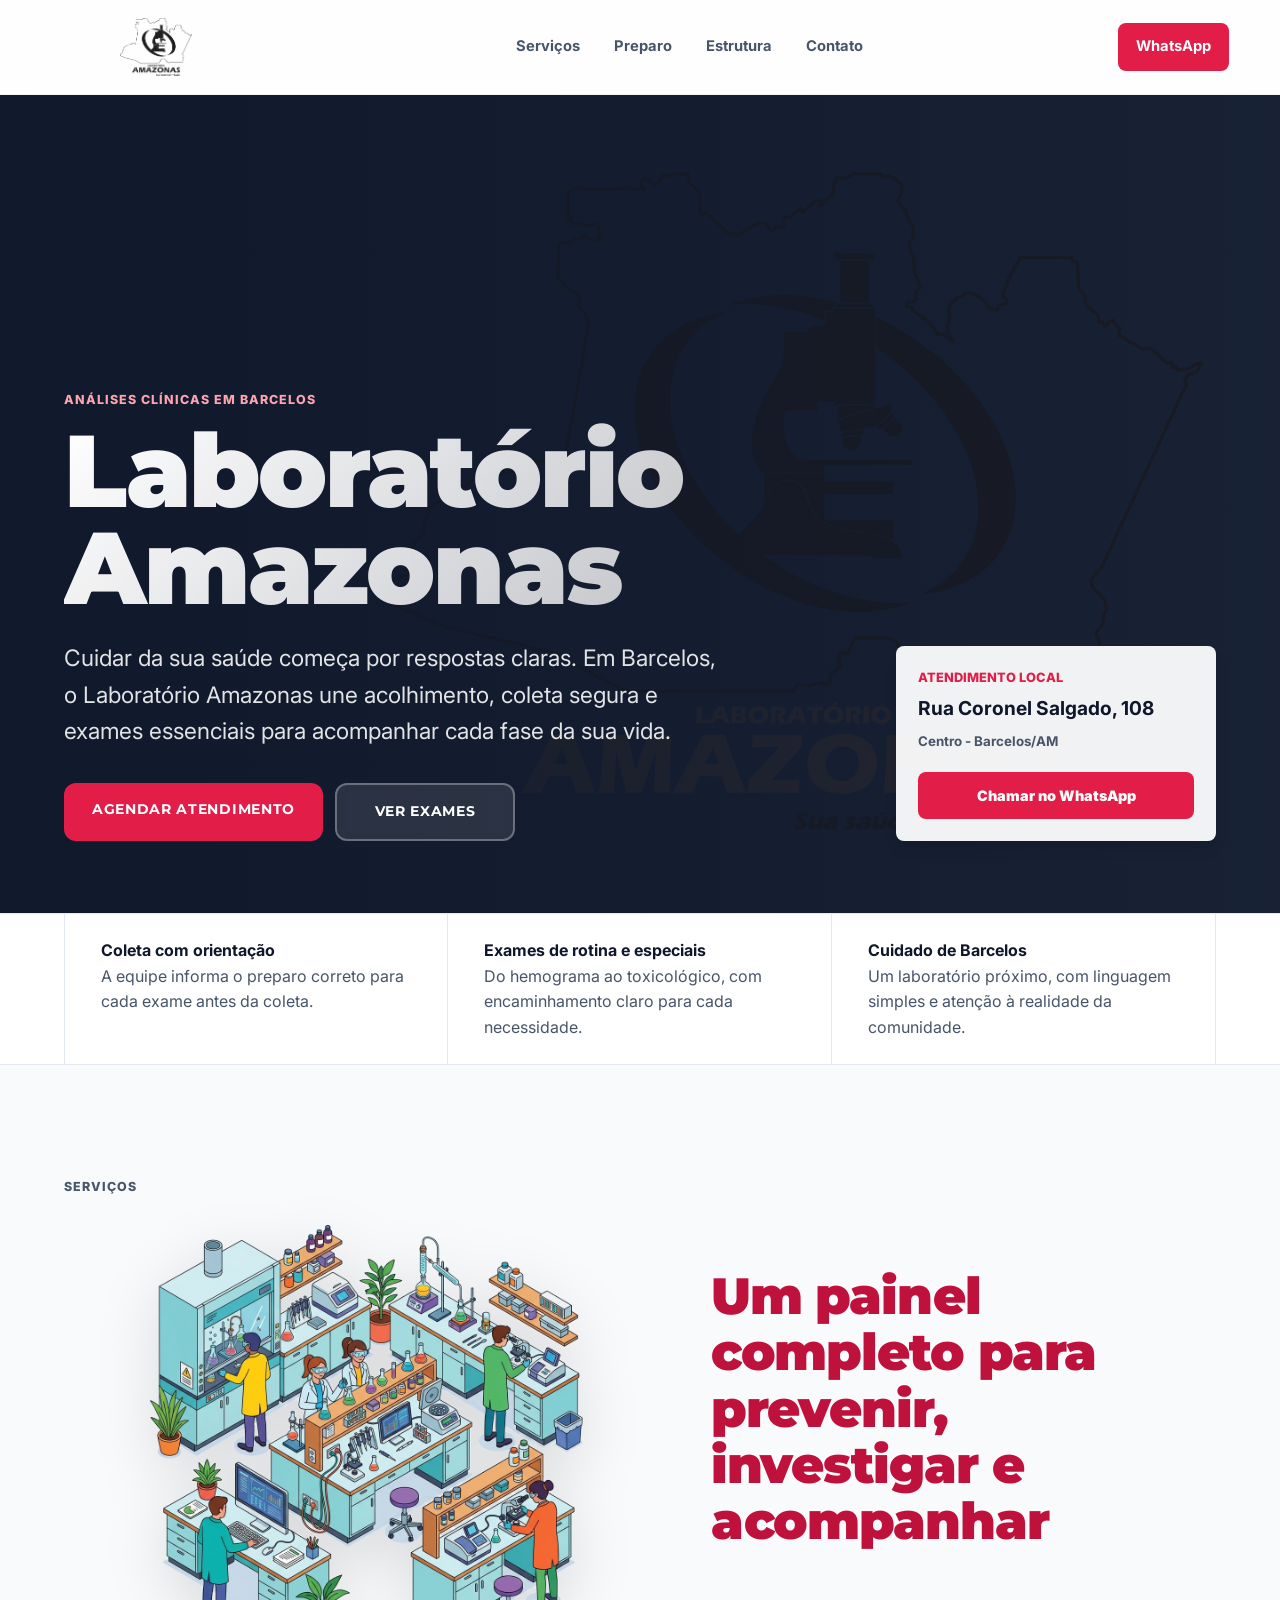
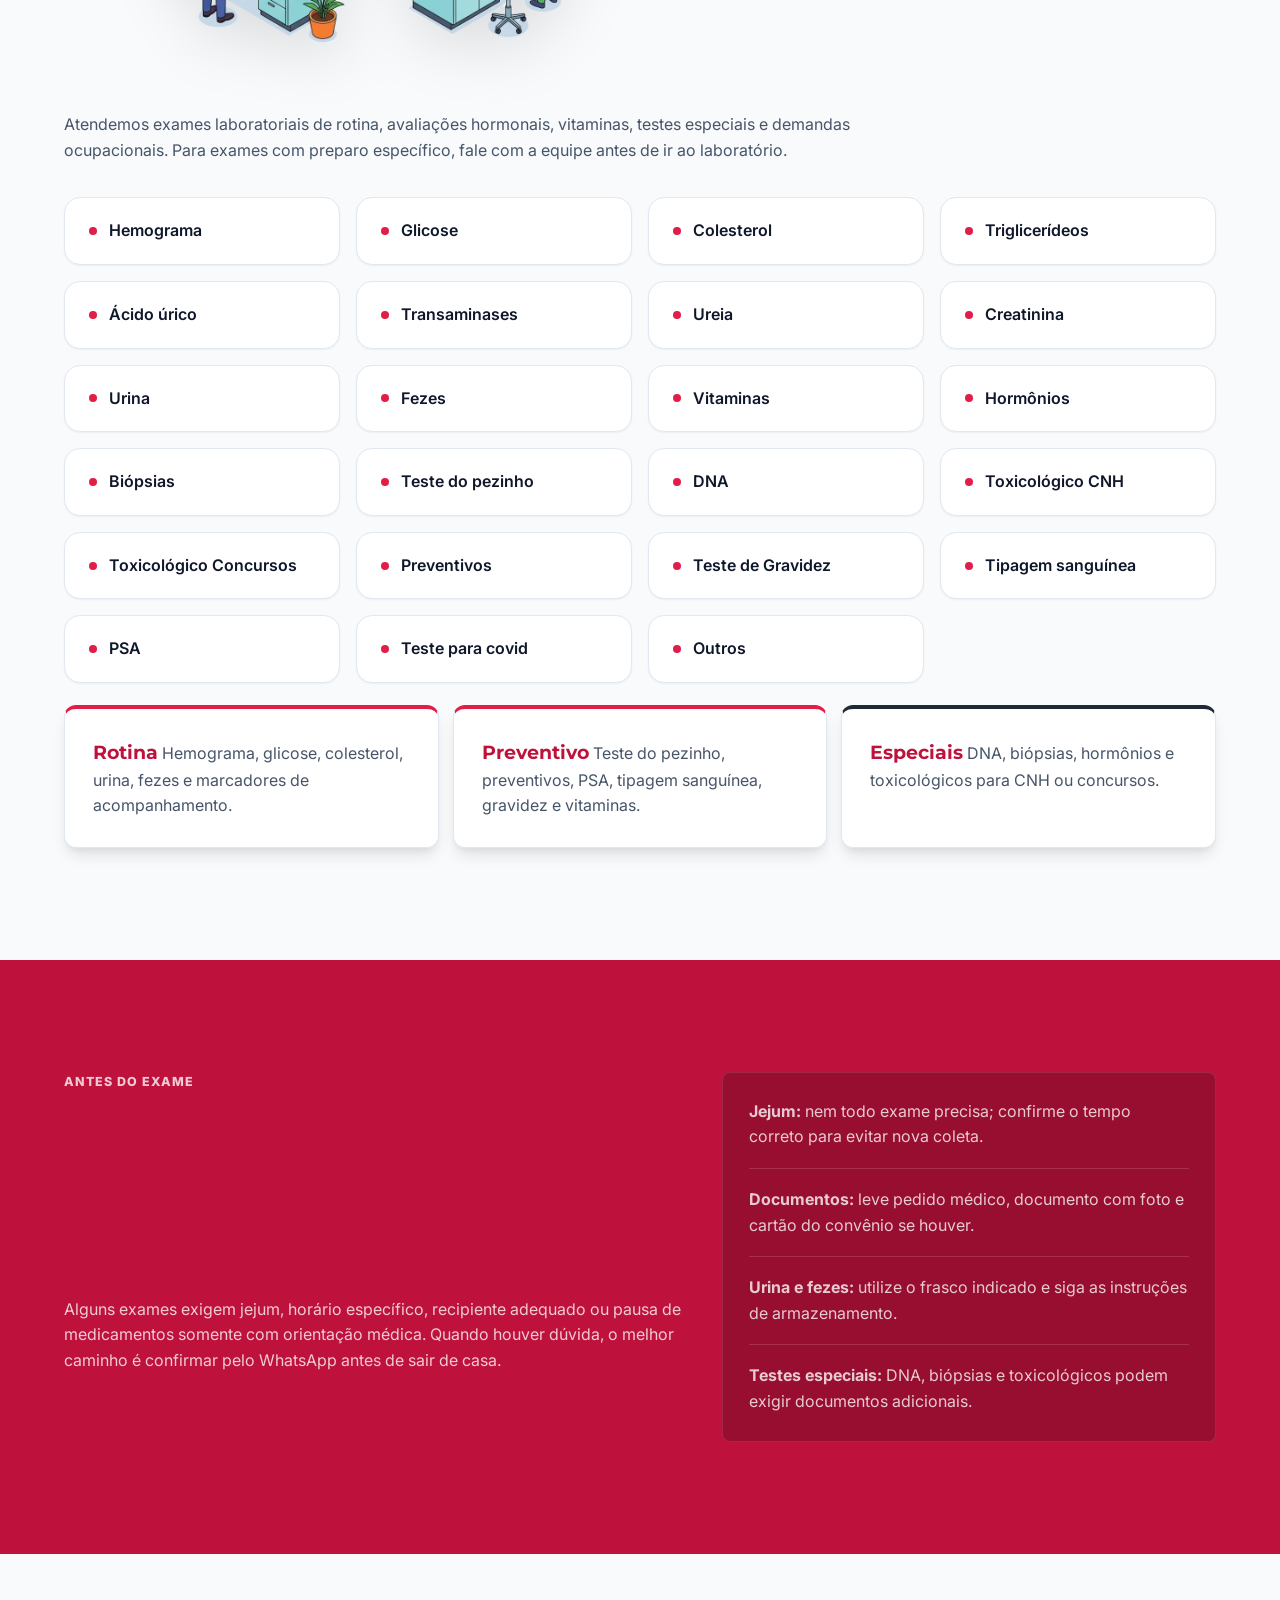
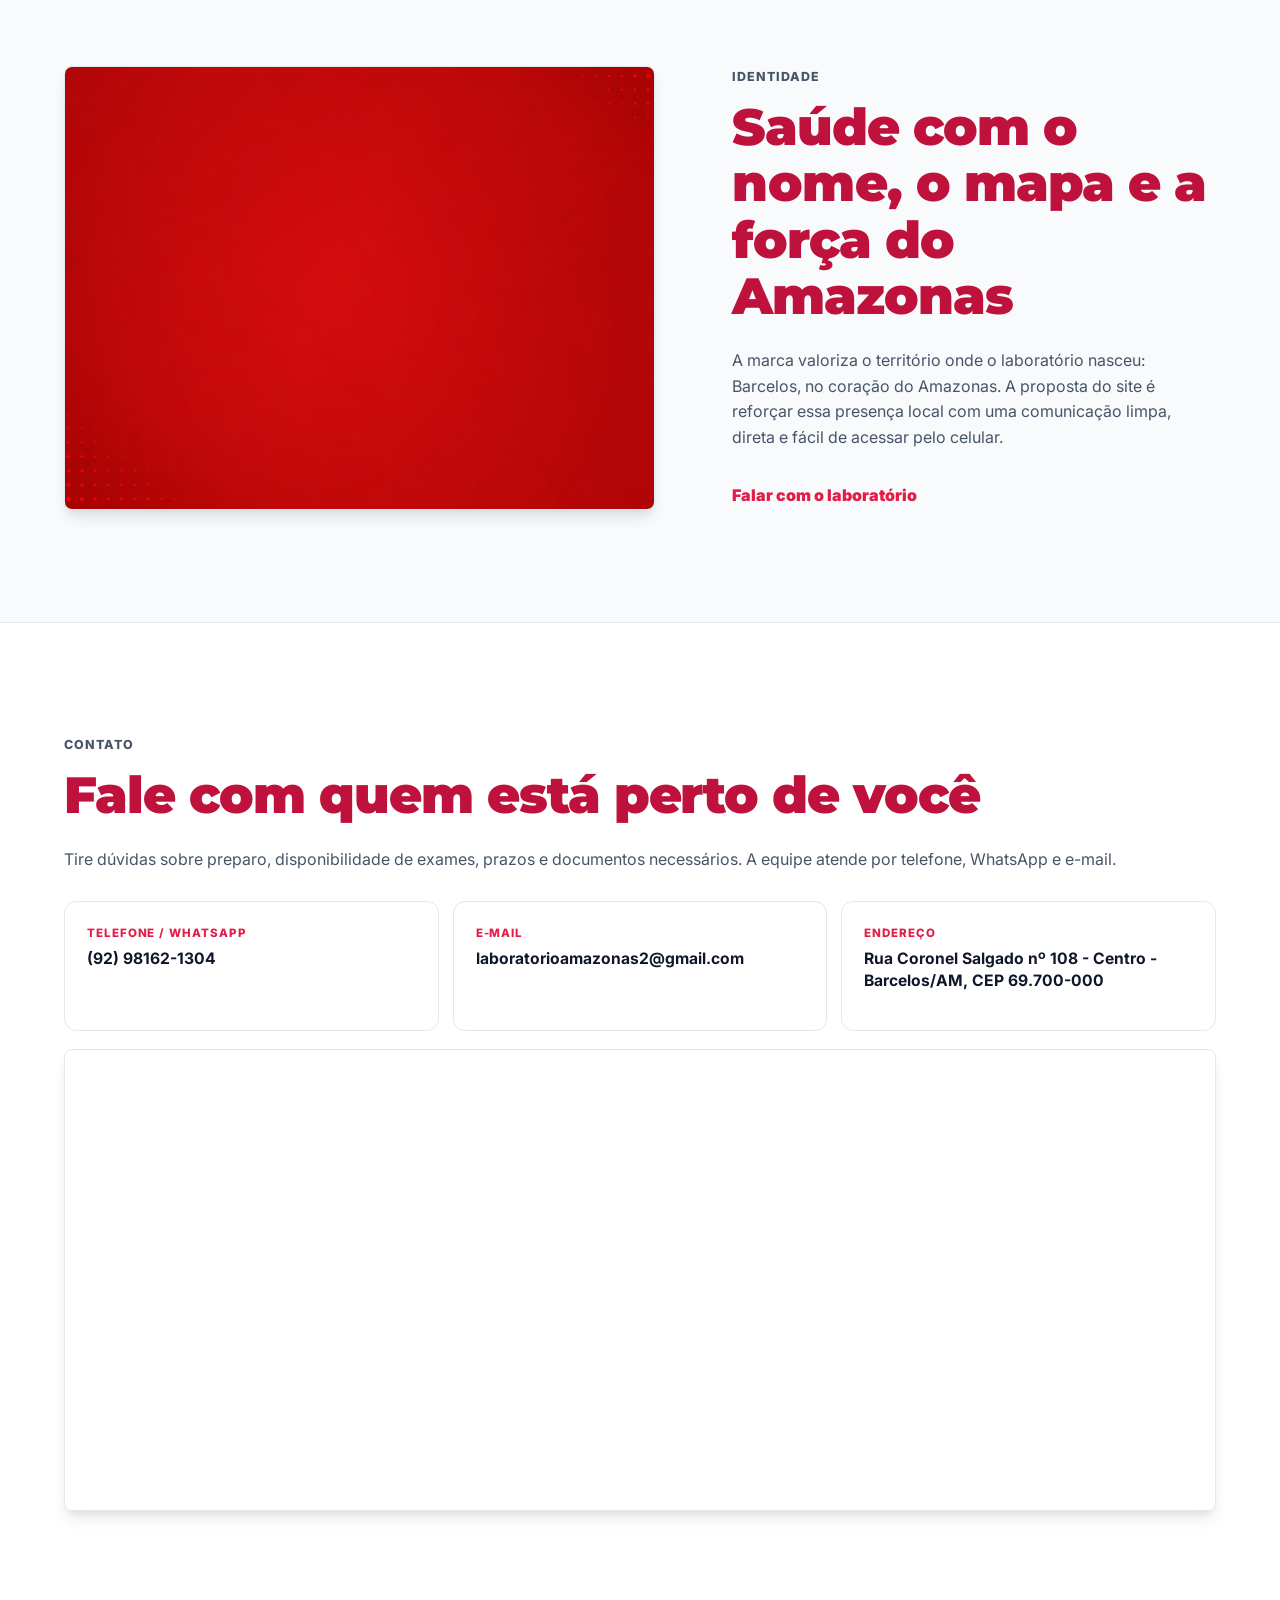
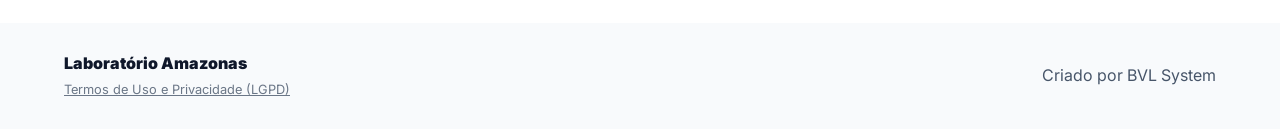
<file: index.html>
<!doctype html>
<html lang="pt-BR">
  <head>
    <meta charset="utf-8" />
    <meta name="viewport" content="width=device-width, initial-scale=1" />
    <title>Laboratório Amazonas</title>
    <meta
      name="description"
      content="Site do Laboratório Amazonas em Barcelos, Amazonas, com exames laboratoriais, atendimento humanizado e informações de contato."
    />
    <link rel="icon" type="image/png" href="assets/favicon-laboratorio-amazonas.png" />
    <link rel="stylesheet" href="styles.css" />
  </head>
  <body>
    <header class="topbar">
      <a class="brand" href="#inicio" aria-label="Laboratório Amazonas">
        <img src="assets/marca-laboratorio-amazonas.png" alt="Laboratório Amazonas" />
      </a>
      <nav class="nav" aria-label="Navegação principal">
        <a href="#servicos">Serviços</a>
        <a href="#preparo">Preparo</a>
        <a href="#estrutura">Estrutura</a>
        <a href="#contato">Contato</a>
      </nav>
      <a class="nav-cta" href="https://wa.me/5592981621304">WhatsApp</a>
    </header>

    <main id="inicio">
      <section class="hero">
        <div class="hero-content">
          <p class="eyebrow">Análises clínicas em Barcelos</p>
          <h1>Laboratório Amazonas</h1>
          <p class="lead">
            Cuidar da sua saúde começa por respostas claras. Em Barcelos, o Laboratório Amazonas une acolhimento,
            coleta segura e exames essenciais para acompanhar cada fase da sua vida.
          </p>
          <div class="hero-actions">
            <a class="button primary" href="#contato">Agendar atendimento</a>
            <a class="button secondary" href="#servicos">Ver exames</a>
          </div>
        </div>
        <aside class="status-panel" aria-label="Informações rápidas">
          <span>Atendimento local</span>
          <strong>Rua Coronel Salgado, 108</strong>
          <small>Centro - Barcelos/AM</small>
          <a href="https://wa.me/5592981621304">Chamar no WhatsApp</a>
        </aside>
      </section>

      <section class="quick-strip" aria-label="Destaques">
        <div>
          <strong>Coleta com orientação</strong>
          <span>A equipe informa o preparo correto para cada exame antes da coleta.</span>
        </div>
        <div>
          <strong>Exames de rotina e especiais</strong>
          <span>Do hemograma ao toxicológico, com encaminhamento claro para cada necessidade.</span>
        </div>
        <div>
          <strong>Cuidado de Barcelos</strong>
          <span>Um laboratório próximo, com linguagem simples e atenção à realidade da comunidade.</span>
        </div>
      </section>

      <section class="section" id="servicos">
        <div class="section-heading">
          <div class="section-kicker">
            <p class="eyebrow">Serviços</p>
            <div class="lab-iso-wrapper">
              <img
                src="assets/lab-isometric.png"
                alt="Ilustração isométrica de laboratório clínico"
                class="lab-iso-img"
              />
            </div>
          </div>
          <h2>Um painel completo para prevenir, investigar e acompanhar</h2>
        </div>
        <p class="section-intro">
          Atendemos exames laboratoriais de rotina, avaliações hormonais, vitaminas, testes especiais e demandas
          ocupacionais. Para exames com preparo específico, fale com a equipe antes de ir ao laboratório.
        </p>
        <ul class="exam-list">
          <li>Hemograma</li>
          <li>Glicose</li>
          <li>Colesterol</li>
          <li>Triglicerídeos</li>
          <li>Ácido úrico</li>
          <li>Transaminases</li>
          <li>Ureia</li>
          <li>Creatinina</li>
          <li>Urina</li>
          <li>Fezes</li>
          <li>Vitaminas</li>
          <li>Hormônios</li>
          <li>Biópsias</li>
          <li>Teste do pezinho</li>
          <li>DNA</li>
          <li>Toxicológico CNH</li>
          <li>Toxicológico Concursos</li>
          <li>Preventivos</li>
          <li>Teste de Gravidez</li>
          <li>Tipagem sanguínea</li>
          <li>PSA</li>
          <li>Teste para covid</li>
          <li>Outros</li>
        </ul>
        <div class="exam-notes" aria-label="Categorias de exames">
          <article>
            <strong>Rotina</strong>
            <span>Hemograma, glicose, colesterol, urina, fezes e marcadores de acompanhamento.</span>
          </article>
          <article>
            <strong>Preventivo</strong>
            <span>Teste do pezinho, preventivos, PSA, tipagem sanguínea, gravidez e vitaminas.</span>
          </article>
          <article>
            <strong>Especiais</strong>
            <span>DNA, biópsias, hormônios e toxicológicos para CNH ou concursos.</span>
          </article>
        </div>
      </section>

      <section class="prep-section" id="preparo">
        <div>
          <p class="eyebrow">Antes do exame</p>
          <h2>Chegue preparado e ganhe tempo no atendimento</h2>
          <p>
            Alguns exames exigem jejum, horário específico, recipiente adequado ou pausa de medicamentos somente com
            orientação médica. Quando houver dúvida, o melhor caminho é confirmar pelo WhatsApp antes de sair de casa.
          </p>
        </div>
        <ul class="prep-list">
          <li><strong>Jejum:</strong> nem todo exame precisa; confirme o tempo correto para evitar nova coleta.</li>
          <li><strong>Documentos:</strong> leve pedido médico, documento com foto e cartão do convênio se houver.</li>
          <li><strong>Urina e fezes:</strong> utilize o frasco indicado e siga as instruções de armazenamento.</li>
          <li><strong>Testes especiais:</strong> DNA, biópsias e toxicológicos podem exigir documentos adicionais.</li>
        </ul>
      </section>

      <section class="section split" id="estrutura">
        <div class="image-frame">
          <img src="assets/fachada-conceito.png" alt="Imagem conceitual para materiais do Laboratório Amazonas" />
        </div>
        <div>
          <p class="eyebrow">Identidade</p>
          <h2>Saúde com o nome, o mapa e a força do Amazonas</h2>
          <p>
            A marca valoriza o território onde o laboratório nasceu: Barcelos, no coração do Amazonas. A proposta do
            site é reforçar essa presença local com uma comunicação limpa, direta e fácil de acessar pelo celular.
          </p>
          <a class="text-link" href="#contato">Falar com o laboratório</a>
        </div>
      </section>

      <section class="contact" id="contato">
        <div>
          <p class="eyebrow">Contato</p>
          <h2>Fale com quem está perto de você</h2>
          <p>
            Tire dúvidas sobre preparo, disponibilidade de exames, prazos e documentos necessários. A equipe atende por
            telefone, WhatsApp e e-mail.
          </p>
        </div>
        <div class="contact-grid">
          <a href="tel:+5592981621304"><span>Telefone / WhatsApp</span><strong>(92) 98162-1304</strong></a>
          <a href="mailto:laboratorioamazonas2@gmail.com">
            <span>E-mail</span><strong>laboratorioamazonas2@gmail.com</strong>
          </a>
          <a href="https://maps.google.com/?q=Rua%20Coronel%20Salgado%20108%20Centro%20Barcelos%20Amazonas">
            <span>Endereço</span><strong>Rua Coronel Salgado nº 108 - Centro - Barcelos/AM, CEP 69.700-000</strong>
          </a>
        </div>
        <div class="map-frame" aria-label="Mapa de localização do Laboratório Amazonas">
          <iframe
            title="Localização do Laboratório Amazonas no Google Maps"
            loading="lazy"
            referrerpolicy="no-referrer-when-downgrade"
            src="https://www.google.com/maps?q=Rua%20Coronel%20Salgado%20108%20Centro%20Barcelos%20Amazonas&output=embed"
          ></iframe>
        </div>
      </section>
    </main>

    <footer class="footer">
      <div>
        <span>Laboratório Amazonas</span>
        <span style="display: block; font-size: 0.8rem; font-weight: 400; margin-top: 4px;">
          <a href="termos.html" style="text-decoration: underline; opacity: 0.8;">Termos de Uso e Privacidade (LGPD)</a>
        </span>
      </div>
      <span>Criado por BVL System</span>
    </footer>
    <script>
      window.addEventListener("scroll", () => {
        const scene = document.querySelector(".lab-svg-scene");
        if (scene) {
          const scrolled = window.pageYOffset;
          const section = document.querySelector("#servicos");
          const sectionTop = section.offsetTop;
          const sectionHeight = section.offsetHeight;
          
          if (scrolled > sectionTop - window.innerHeight && scrolled < sectionTop + sectionHeight) {
            const val = (scrolled - (sectionTop - window.innerHeight)) * 0.15;
            scene.style.transform = `translateX(-${val}px)`;
          }
        }
      });
    </script>
  </body>
</html>
</file>
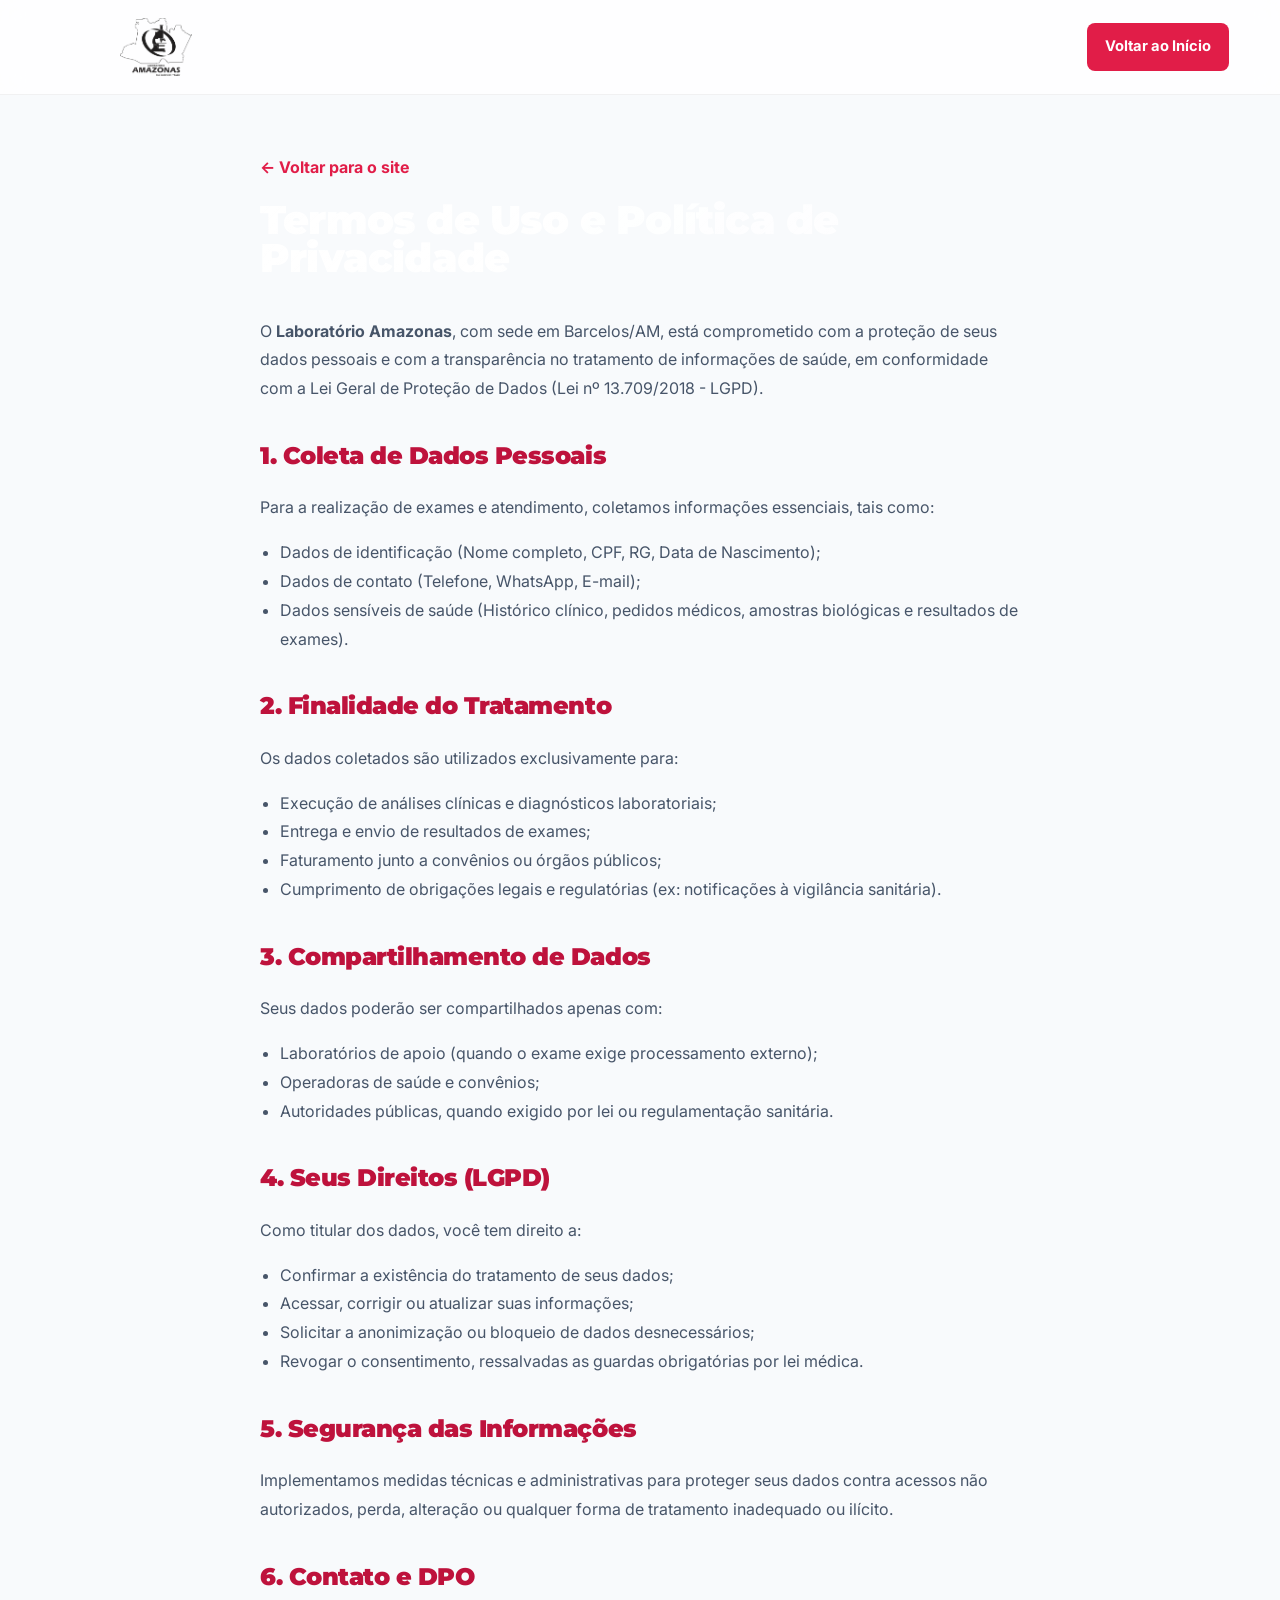
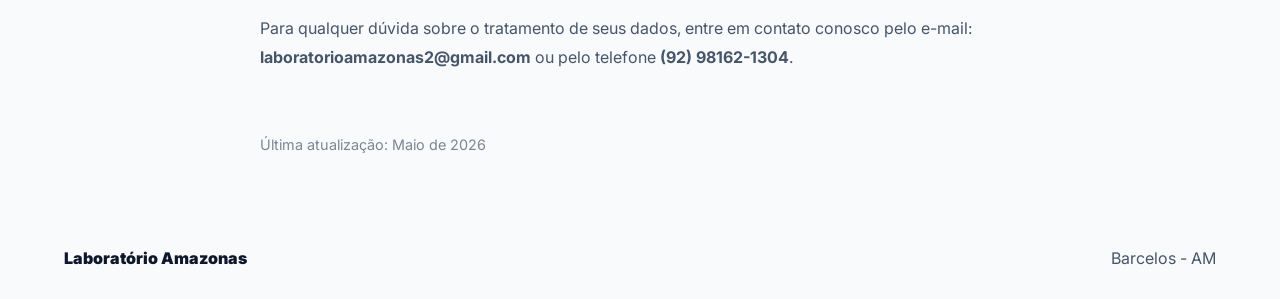
<file: termos.html>
<!doctype html>
<html lang="pt-BR">
  <head>
    <meta charset="utf-8" />
    <meta name="viewport" content="width=device-width, initial-scale=1" />
    <title>Termos de Uso e Privacidade — Laboratório Amazonas</title>
    <meta name="robots" content="noindex" />
    <link rel="icon" type="image/png" href="assets/favicon-laboratorio-amazonas.png" />
    <link rel="stylesheet" href="styles.css" />
    <style>
      .legal-content {
        max-width: 800px;
        margin: 60px auto;
        padding: 0 20px;
      }
      .legal-content h1 {
        color: var(--ink);
        font-size: 2.5rem;
        margin-bottom: 40px;
      }
      .legal-content h2 {
        font-size: 1.5rem;
        margin-top: 40px;
        color: var(--primary-dark);
      }
      .legal-content p, .legal-content li {
        color: var(--muted);
        line-height: 1.8;
      }
      .legal-content ul {
        padding-left: 20px;
      }
      .back-link {
        display: inline-flex;
        align-items: center;
        gap: 8px;
        color: var(--primary);
        font-weight: 700;
        margin-bottom: 20px;
        text-decoration: none;
      }
    </style>
  </head>
  <body>
    <header class="topbar">
      <a class="brand" href="index.html" aria-label="Laboratório Amazonas">
        <img src="assets/marca-laboratorio-amazonas.png" alt="Laboratório Amazonas" />
      </a>
      <a class="nav-cta" href="index.html">Voltar ao Início</a>
    </header>

    <main class="legal-content">
      <a href="index.html" class="back-link">← Voltar para o site</a>
      <h1>Termos de Uso e Política de Privacidade</h1>
      
      <p>O <strong>Laboratório Amazonas</strong>, com sede em Barcelos/AM, está comprometido com a proteção de seus dados pessoais e com a transparência no tratamento de informações de saúde, em conformidade com a Lei Geral de Proteção de Dados (Lei nº 13.709/2018 - LGPD).</p>

      <h2>1. Coleta de Dados Pessoais</h2>
      <p>Para a realização de exames e atendimento, coletamos informações essenciais, tais como:</p>
      <ul>
        <li>Dados de identificação (Nome completo, CPF, RG, Data de Nascimento);</li>
        <li>Dados de contato (Telefone, WhatsApp, E-mail);</li>
        <li>Dados sensíveis de saúde (Histórico clínico, pedidos médicos, amostras biológicas e resultados de exames).</li>
      </ul>

      <h2>2. Finalidade do Tratamento</h2>
      <p>Os dados coletados são utilizados exclusivamente para:</p>
      <ul>
        <li>Execução de análises clínicas e diagnósticos laboratoriais;</li>
        <li>Entrega e envio de resultados de exames;</li>
        <li>Faturamento junto a convênios ou órgãos públicos;</li>
        <li>Cumprimento de obrigações legais e regulatórias (ex: notificações à vigilância sanitária).</li>
      </ul>

      <h2>3. Compartilhamento de Dados</h2>
      <p>Seus dados poderão ser compartilhados apenas com:</p>
      <ul>
        <li>Laboratórios de apoio (quando o exame exige processamento externo);</li>
        <li>Operadoras de saúde e convênios;</li>
        <li>Autoridades públicas, quando exigido por lei ou regulamentação sanitária.</li>
      </ul>

      <h2>4. Seus Direitos (LGPD)</h2>
      <p>Como titular dos dados, você tem direito a:</p>
      <ul>
        <li>Confirmar a existência do tratamento de seus dados;</li>
        <li>Acessar, corrigir ou atualizar suas informações;</li>
        <li>Solicitar a anonimização ou bloqueio de dados desnecessários;</li>
        <li>Revogar o consentimento, ressalvadas as guardas obrigatórias por lei médica.</li>
      </ul>

      <h2>5. Segurança das Informações</h2>
      <p>Implementamos medidas técnicas e administrativas para proteger seus dados contra acessos não autorizados, perda, alteração ou qualquer forma de tratamento inadequado ou ilícito.</p>

      <h2>6. Contato e DPO</h2>
      <p>Para qualquer dúvida sobre o tratamento de seus dados, entre em contato conosco pelo e-mail: <strong>laboratorioamazonas2@gmail.com</strong> ou pelo telefone <strong>(92) 98162-1304</strong>.</p>

      <p style="margin-top: 60px; font-size: 0.9rem; opacity: 0.7;">Última atualização: Maio de 2026</p>
    </main>

    <footer class="footer">
      <span>Laboratório Amazonas</span>
      <span>Barcelos - AM</span>
    </footer>
  </body>
</html>
</file>
<file: styles.css>
@import url("https://fonts.googleapis.com/css2?family=Inter:wght@400;500;600&family=Montserrat:wght@700;800;900&display=swap");

:root {
  --ink: #0f172a;
  --muted: #475569;
  --line: #e2e8f0;
  --paper: #f8fafc;
  --white: #ffffff;
  --primary: #e11d48;
  --primary-dark: #be123c;
  --primary-light: #fff1f2;
  --accent: #1f2937;
  --shadow: 0 10px 15px -3px rgba(0, 0, 0, 0.1), 0 4px 6px -2px rgba(0, 0, 0, 0.05);
  --shadow-lg: 0 20px 25px -5px rgba(0, 0, 0, 0.1), 0 10px 10px -5px rgba(0, 0, 0, 0.04);
  --glass: rgba(255, 255, 255, 0.8);
  --glass-border: rgba(0, 0, 0, 0.05);
}

* {
  box-sizing: border-box;
}

html {
  scroll-behavior: smooth;
}

body {
  margin: 0;
  background: var(--paper);
  color: var(--ink);
  font-family: "Inter", sans-serif;
  line-height: 1.6;
  -webkit-font-smoothing: antialiased;
}

a {
  color: inherit;
  text-decoration: none;
}

img {
  display: block;
  max-width: 100%;
}

.topbar {
  align-items: center;
  background: var(--glass);
  backdrop-filter: blur(12px);
  -webkit-backdrop-filter: blur(12px);
  border-bottom: 1px solid var(--glass-border);
  display: flex;
  gap: 28px;
  justify-content: space-between;
  left: 0;
  padding: 18px clamp(18px, 4vw, 58px);
  position: sticky;
  right: 0;
  top: 0;
  z-index: 100;
  transition: all 0.3s ease;
}

.brand img {
  height: 58px;
  object-fit: contain;
  object-position: center;
  width: 210px;
}

.nav {
  display: flex;
  flex: 1;
  gap: clamp(14px, 2.8vw, 34px);
  justify-content: center;
}

.nav a,
.nav-cta {
  color: var(--muted);
  font-size: 0.92rem;
  font-weight: 700;
}

.nav a:hover,
.text-link:hover {
  color: var(--primary);
}

.nav-cta {
  background: var(--primary);
  border-radius: 8px;
  color: var(--white);
  padding: 12px 18px;
}

.hero {
  align-items: end;
  background:
    linear-gradient(90deg, rgba(15, 23, 42, 0.92), rgba(15, 23, 42, 0.4)),
    url("assets/logo-laboratorio-amazonas.png") center right 6vw / min(64vw, 920px) auto no-repeat,
    #1e293b;
  color: var(--white);
  display: grid;
  gap: 28px;
  grid-template-columns: minmax(0, 1fr) 320px;
  min-height: calc(100svh - 82px);
  padding: clamp(48px, 8vw, 108px) clamp(18px, 5vw, 72px) clamp(30px, 6vw, 72px);
}

.hero-content {
  max-width: 760px;
}

.eyebrow {
  color: var(--primary);
  font-size: 0.78rem;
  font-weight: 800;
  letter-spacing: 0.08em;
  margin: 0 0 12px;
  text-transform: uppercase;
}

.hero .eyebrow {
  color: #fda4af;
}

h1,
h2,
h3 {
  font-family: "Montserrat", sans-serif;
  margin-top: 0;
  font-weight: 900;
  letter-spacing: -0.02em;
}

p {
  margin-top: 0;
}

h1 {
  font-size: clamp(3.2rem, 8vw, 7.4rem);
  line-height: 0.95;
  margin-bottom: 24px;
  max-width: 900px;
  background: linear-gradient(135deg, var(--white) 0%, rgba(255, 255, 255, 0.7) 100%);
  -webkit-background-clip: text;
  -webkit-text-fill-color: transparent;
}

h2 {
  font-size: clamp(2rem, 4vw, 4rem);
  line-height: 1.1;
  margin-bottom: 24px;
  color: var(--primary-dark);
}

h3 {
  font-size: 1.5rem;
  margin-bottom: 12px;
}

.lead {
  color: rgba(255, 255, 255, 0.88);
  font-size: clamp(1.08rem, 2vw, 1.42rem);
  max-width: 660px;
}

.hero-actions {
  display: flex;
  flex-wrap: wrap;
  gap: 12px;
  margin-top: 34px;
}

.button {
  border-radius: 12px;
  display: inline-flex;
  font-weight: 700;
  justify-content: center;
  min-width: 180px;
  padding: 16px 28px;
  transition: all 0.3s cubic-bezier(0.4, 0, 0.2, 1);
  font-family: "Montserrat", sans-serif;
  text-transform: uppercase;
  letter-spacing: 0.05em;
  font-size: 0.85rem;
}

.button:hover {
  transform: translateY(-2px);
  box-shadow: var(--shadow-lg);
}

.button.primary {
  background: var(--primary);
  color: var(--white);
  border: none;
}

.button.primary:hover {
  background: #059669;
}

.button.secondary {
  border: 2px solid rgba(255, 255, 255, 0.3);
  color: var(--white);
  background: rgba(255, 255, 255, 0.1);
  backdrop-filter: blur(4px);
}

.button.secondary:hover {
  background: rgba(255, 255, 255, 0.2);
  border-color: var(--white);
}

.status-panel {
  background: rgba(255, 255, 255, 0.94);
  border-radius: 8px;
  box-shadow: var(--shadow);
  color: var(--ink);
  padding: 22px;
}

.status-panel span,
.contact-grid span {
  color: var(--primary);
  display: block;
  font-size: 0.8rem;
  font-weight: 800;
  margin-bottom: 8px;
  text-transform: uppercase;
}

.status-panel strong {
  display: block;
  font-size: 1.2rem;
  line-height: 1.25;
  margin-bottom: 8px;
}

.status-panel small {
  color: var(--muted);
  font-weight: 700;
}

.status-panel a {
  background: var(--primary);
  border-radius: 8px;
  color: var(--white);
  display: inline-flex;
  font-size: 0.9rem;
  font-weight: 900;
  justify-content: center;
  margin-top: 18px;
  padding: 12px 16px;
  width: 100%;
}

.quick-strip {
  background: var(--white);
  border-bottom: 1px solid var(--line);
  border-top: 1px solid var(--line);
  display: grid;
  grid-template-columns: repeat(3, 1fr);
  padding: 0 clamp(18px, 5vw, 72px);
}

.quick-strip div {
  border-right: 1px solid var(--line);
  padding: 24px clamp(14px, 3vw, 36px);
}

.quick-strip div:first-child {
  border-left: 1px solid var(--line);
}

.quick-strip strong,
.quick-strip span {
  display: block;
}

.quick-strip span,
.section p,
.prep-section p,
.prep-list,
.contact p,
.footer {
  color: var(--muted);
}

.section,
.prep-section,
.contact {
  padding: clamp(58px, 9vw, 112px) clamp(18px, 5vw, 72px);
}

.section-heading {
  display: grid;
  gap: 40px;
  grid-template-columns: 1.2fr 1fr;
  align-items: center;
  margin-bottom: 48px;
}

.section-kicker {
  position: relative;
}

/* ─── Ilustração Isométrica de Lab ─── */
.lab-iso-wrapper {
  background: transparent; /* Card transparente */
  border: none;
  box-shadow: none;
  width: 100%;
  aspect-ratio: 4 / 3;
  display: flex;
  align-items: center;
  justify-content: center;
  margin-top: 0;
  overflow: visible;
}

.lab-iso-img {
  width: 100%;
  height: 100%;
  object-fit: contain;
  animation: isoFloat 4s ease-in-out infinite, isoFadeIn 0.8s ease-out forwards;
  transform-origin: center bottom;
  filter: drop-shadow(0 15px 30px rgba(0,0,0,0.12));
}

@keyframes isoFloat {
  0%   { transform: translateY(0px);   }
  50%  { transform: translateY(-10px); }
  100% { transform: translateY(0px);   }
}

@keyframes isoFadeIn {
  0%   { opacity: 0; transform: translateY(16px) scale(0.97); }
  100% { opacity: 1; transform: translateY(0)    scale(1);    }
}

@media (max-width: 920px) {
  .lab-iso-img { max-height: 260px; }
}



.section-intro {
  max-width: 860px;
  margin-bottom: 34px;
}

.exam-list {
  display: grid;
  gap: 16px;
  grid-template-columns: repeat(auto-fill, minmax(220px, 1fr));
  list-style: none;
  margin: 0;
  padding: 0;
}

.exam-list li {
  background: var(--white);
  border: 1px solid var(--line);
  border-radius: 16px;
  font-weight: 600;
  min-height: 62px;
  padding: 20px 24px;
  display: flex;
  align-items: center;
  transition: all 0.3s ease;
  box-shadow: 0 1px 2px rgba(0, 0, 0, 0.05);
}

.exam-list li:hover {
  border-color: var(--primary);
  box-shadow: var(--shadow);
  transform: translateY(-3px);
}

.exam-list li::before {
  content: "";
  display: block;
  width: 8px;
  height: 8px;
  background: var(--primary);
  border-radius: 50%;
  margin-right: 12px;
  flex-shrink: 0;
}

.exam-notes {
  display: grid;
  gap: 14px;
  grid-template-columns: repeat(3, 1fr);
  margin-top: 22px;
}

.exam-notes article {
  background: var(--white);
  border: 1px solid var(--line);
  border-top: 4px solid var(--primary);
  border-radius: 12px;
  padding: 28px;
  box-shadow: var(--shadow);
  transition: transform 0.3s ease;
}

.exam-notes article:hover {
  transform: translateY(-5px);
}

.exam-notes article:nth-child(2) {
  border-top-color: var(--primary);
}

.exam-notes article:nth-child(3) {
  border-top-color: var(--accent);
}

.exam-notes strong {
  font-family: "Montserrat", sans-serif;
  font-size: 1.2rem;
  color: var(--primary-dark);
}

.exam-notes span {
  color: var(--muted);
  margin-top: 8px;
}

.prep-section {
  align-items: start;
  background: var(--primary-dark);
  color: var(--white);
  display: grid;
  gap: 40px;
  grid-template-columns: minmax(0, 1fr) minmax(300px, 0.8fr);
}

.prep-section p,
.prep-list {
  color: rgba(255, 255, 255, 0.78);
}

.prep-list {
  background: rgba(0, 0, 0, 0.2);
  border: 1px solid rgba(255, 255, 255, 0.1);
  border-radius: 8px;
  list-style: none;
  margin: 0;
  padding: 26px;
}

.prep-list li + li {
  border-top: 1px solid rgba(255, 255, 255, 0.14);
  margin-top: 18px;
  padding-top: 18px;
}

.split {
  align-items: center;
  display: grid;
  gap: clamp(30px, 6vw, 80px);
  grid-template-columns: minmax(0, 1.1fr) minmax(280px, 0.9fr);
}

.image-frame {
  background: var(--white);
  border: 1px solid var(--line);
  border-radius: 8px;
  box-shadow: var(--shadow);
  overflow: hidden;
}

.image-frame img {
  aspect-ratio: 4 / 3;
  object-fit: cover;
  width: 100%;
}

.text-link {
  color: var(--primary);
  display: inline-flex;
  font-weight: 900;
  margin-top: 16px;
}

.contact {
  background: var(--white);
  border-top: 1px solid var(--line);
}

.contact-grid {
  display: grid;
  gap: 14px;
  grid-template-columns: repeat(3, 1fr);
  margin-top: 28px;
}

.contact-grid a {
  border: 1px solid var(--line);
  border-radius: 12px;
  min-height: 130px;
  padding: 22px;
  position: relative;
  overflow: hidden;
  transition:
    transform 0.35s cubic-bezier(0.34, 1.56, 0.64, 1),
    box-shadow 0.35s ease,
    border-color 0.35s ease,
    background 0.35s ease;
  /* Borda colorida deslizante via pseudo-elemento */
}

/* Linha de destaque que sobe de baixo para cima */
.contact-grid a::before {
  content: "";
  position: absolute;
  left: 0;
  bottom: 0;
  width: 100%;
  height: 3px;
  background: var(--primary);
  transform: scaleX(0);
  transform-origin: left;
  transition: transform 0.4s cubic-bezier(0.4, 0, 0.2, 1);
}

/* Shimmer que atravessa o card */
.contact-grid a::after {
  content: "";
  position: absolute;
  top: 0;
  left: -75%;
  width: 50%;
  height: 100%;
  background: linear-gradient(
    120deg,
    transparent 0%,
    rgba(255, 255, 255, 0.45) 50%,
    transparent 100%
  );
  transform: skewX(-15deg);
  transition: left 0s;
}

.contact-grid a:hover {
  transform: translateY(-8px);
  border-color: var(--primary);
  background: linear-gradient(135deg, #fff8f8 0%, #ffffff 100%);
  box-shadow:
    0 16px 40px rgba(211, 47, 47, 0.14),
    0 4px 12px rgba(0, 0, 0, 0.06);
}

.contact-grid a:hover::before {
  transform: scaleX(1);
}

.contact-grid a:hover::after {
  left: 125%;
  transition: left 0.6s ease;
}

/* Label colorida anima para maior destaque */
.contact-grid a span {
  display: block;
  color: var(--primary);
  font-size: 0.72rem;
  font-weight: 800;
  text-transform: uppercase;
  letter-spacing: 0.08em;
  margin-bottom: 6px;
  transition: letter-spacing 0.3s ease;
}

.contact-grid a:hover span {
  letter-spacing: 0.13em;
}

.contact-grid strong {
  overflow-wrap: anywhere;
  display: block;
  font-size: 0.98rem;
  line-height: 1.4;
  transition: color 0.3s ease;
}

.contact-grid a:hover strong {
  color: var(--primary);
}


.map-frame {
  border: 1px solid var(--line);
  border-radius: 8px;
  box-shadow: var(--shadow);
  margin-top: 18px;
  overflow: hidden;
}

.map-frame iframe {
  border: 0;
  display: block;
  height: clamp(320px, 42vw, 460px);
  width: 100%;
}

.footer {
  align-items: center;
  display: flex;
  gap: 16px;
  justify-content: space-between;
  padding: 28px clamp(18px, 5vw, 72px);
}

.footer span:first-child {
  color: var(--ink);
  font-weight: 900;
}

@media (max-width: 920px) {
  .topbar {
    align-items: flex-start;
    flex-direction: column;
    gap: 14px;
    position: static;
  }

  .nav {
    flex-wrap: wrap;
    justify-content: flex-start;
  }

  .hero,
  .section-heading,
  .prep-section,
  .split {
    grid-template-columns: 1fr;
  }

  .hero {
    min-height: auto;
  }

  .section-kicker {
    min-height: 0;
  }

  .exam-list,
  .exam-notes,
  .contact-grid,
  .quick-strip {
    grid-template-columns: 1fr;
  }

  .quick-strip div,
  .quick-strip div:first-child {
    border-left: 0;
    border-right: 0;
  }
}

@keyframes scan {
  0%,
  42% {
    left: -45%;
  }

  72%,
  100% {
    left: 110%;
  }
}

@keyframes samplePulse {
  0%,
  100% {
    transform: scaleY(1);
  }

  50% {
    transform: scaleY(1.12);
  }
}

@keyframes floatBubble {
  0%,
  100% {
    opacity: 0.55;
    transform: translateY(8px) scale(0.92);
  }

  50% {
    opacity: 1;
    transform: translateY(-10px) scale(1.05);
  }
}

@keyframes pulseLine {
  0%,
  100% {
    opacity: 0.42;
    transform: scaleX(0.94);
  }

  50% {
    opacity: 0.92;
    transform: scaleX(1);
  }
}

@media (max-width: 560px) {
  .brand img {
    height: 48px;
    width: 176px;
  }

  .hero {
    padding-top: 46px;
  }

  h1 {
    font-size: 3rem;
  }

  .button,
  .nav-cta {
    width: 100%;
  }

  .footer {
    align-items: flex-start;
    flex-direction: column;
  }
}
</file>
